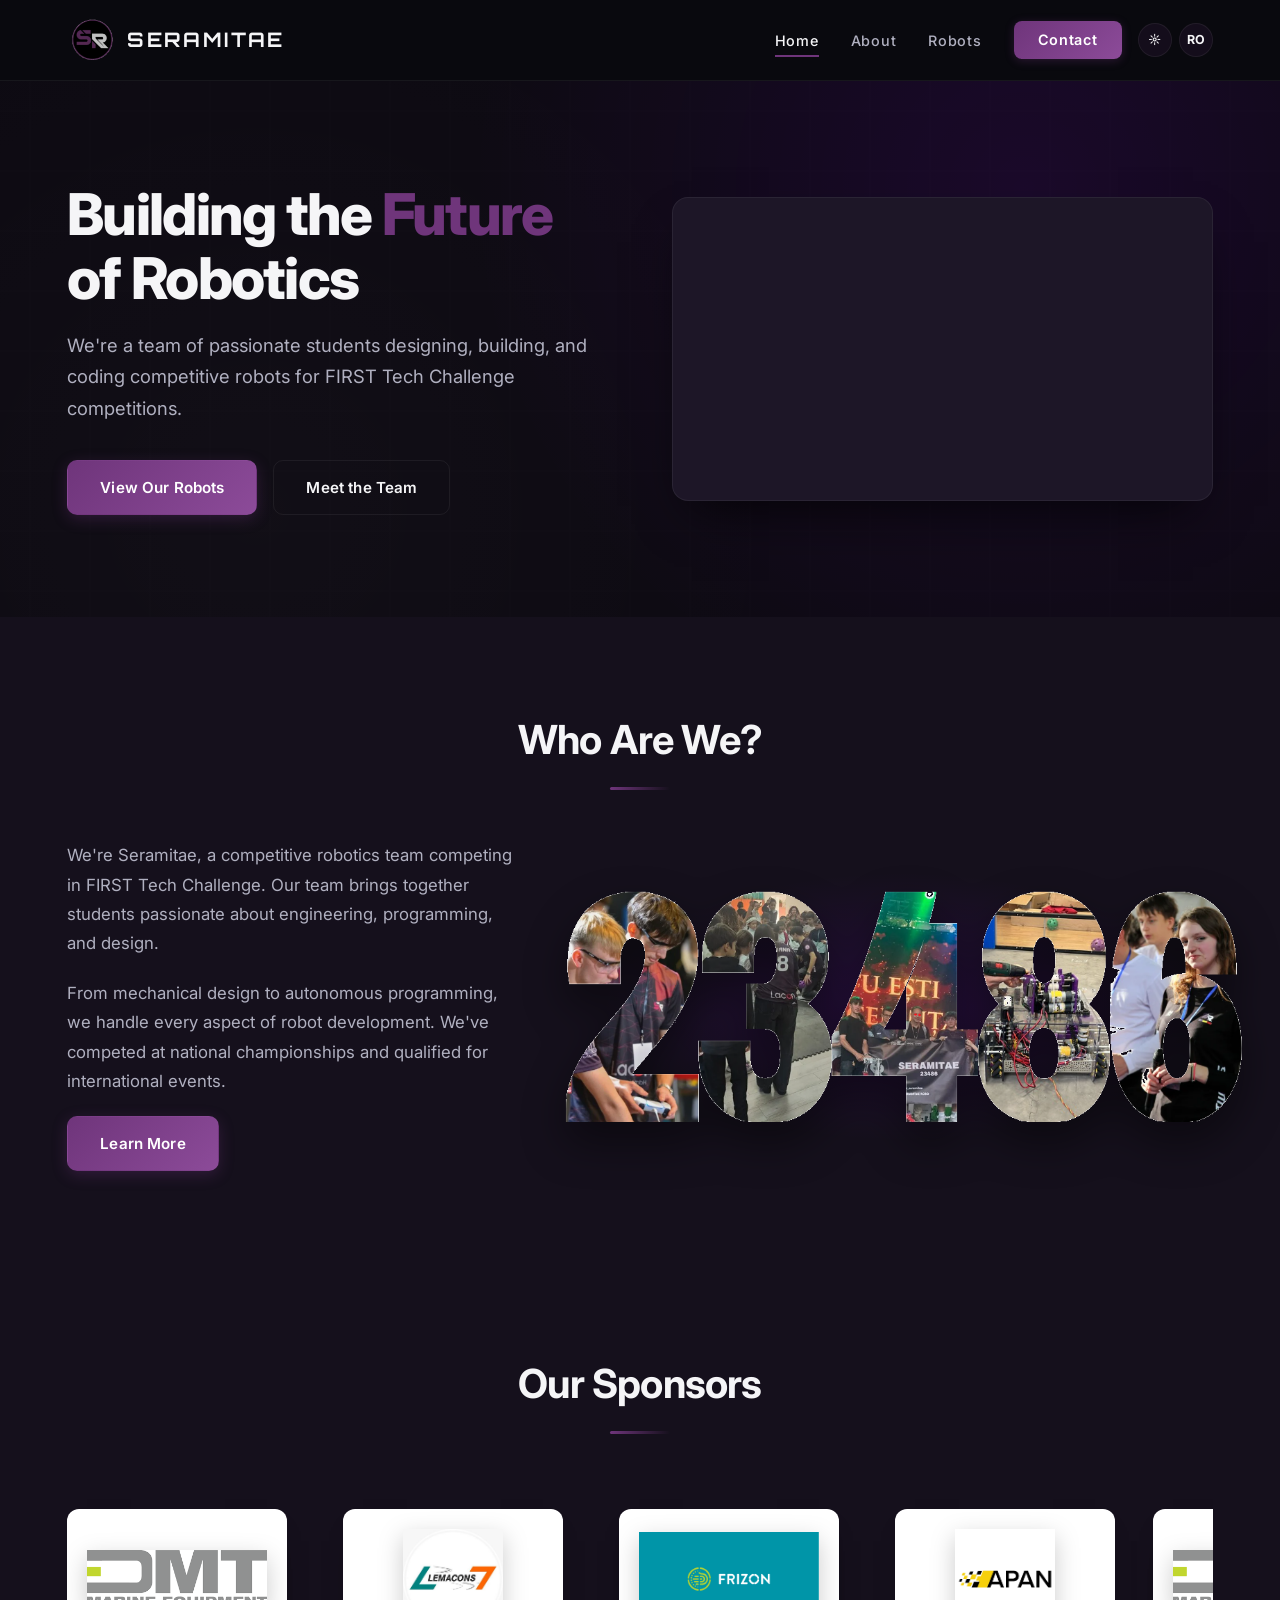
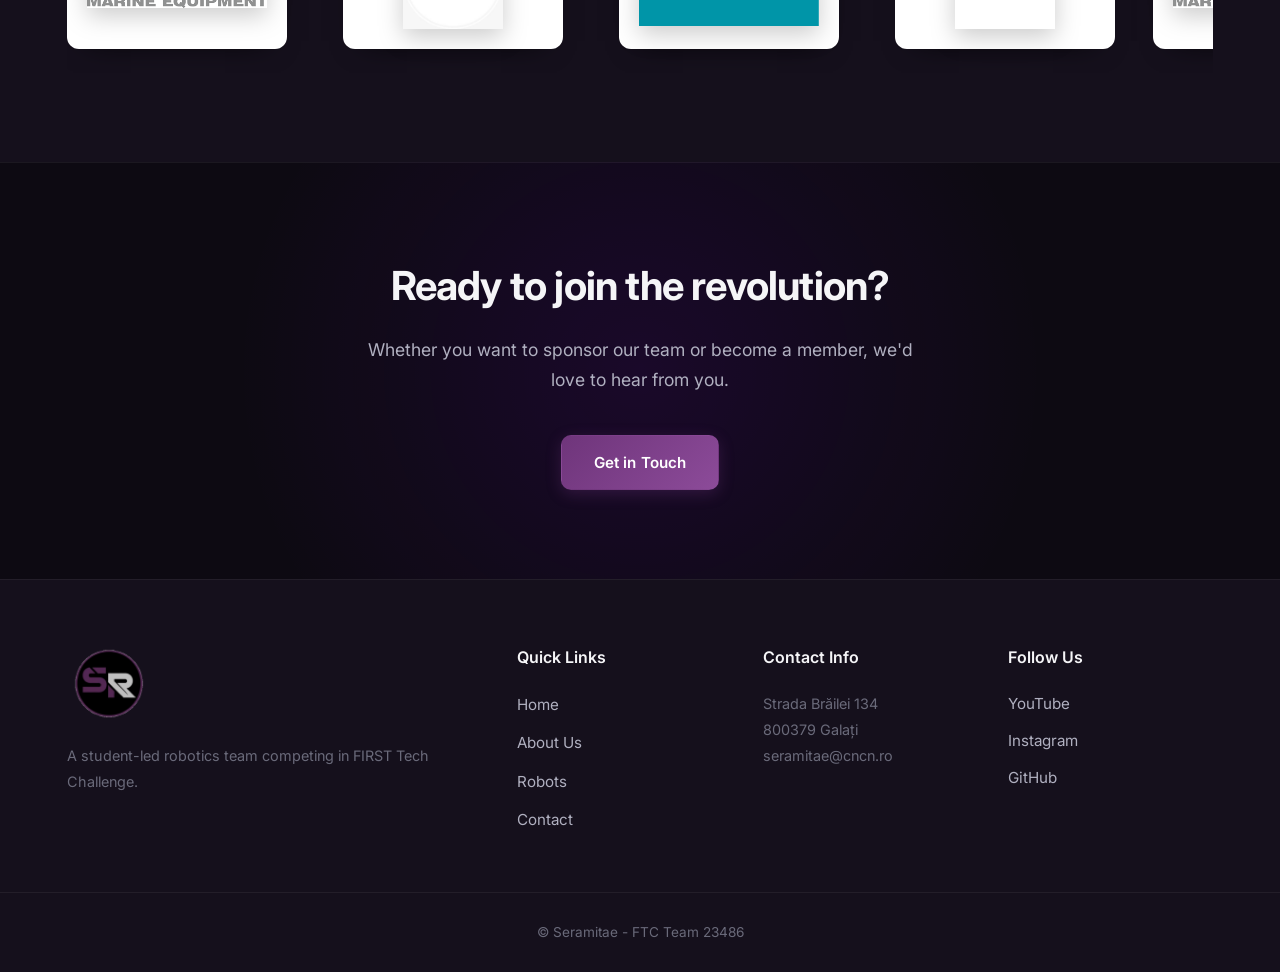
<file: index.html>
<!DOCTYPE html>
<html lang="en">
<head>
    <meta charset="UTF-8">
    <meta name="viewport" content="width=device-width, initial-scale=1.0">
    <meta name="description" content="Seramitae Robotics - Building competitive robots for FIRST Tech Challenge">
    <title>Seramitae Robotics</title>
    <link rel="preconnect" href="https://fonts.googleapis.com">
    <link rel="preconnect" href="https://fonts.gstatic.com" crossorigin>
    <link href="https://fonts.googleapis.com/css2?family=Inter:wght@300;400;500;600;700;800&family=Orbitron:wght@600;700;800&display=swap" rel="stylesheet">
    <link rel="stylesheet" href="css/styles.css">
</head>
<body>
    <header class="header">
        <div class="container header-container">
            <a href="index.html" class="logo">
                <img src="assets/logos/teamlogo.png" alt="Seramitae Robotics logo">
                <span class="brand-name">SERAMITAE</span>
            </a>
            <nav class="nav">
                <ul class="nav-list">
                    <li><a href="index.html" class="nav-link active">Home</a></li>
                    <li><a href="about.html" class="nav-link">About</a></li>
                    <li><a href="robots.html" class="nav-link">Robots</a></li>
                    <li><a href="contact.html" class="nav-link nav-cta">Contact</a></li>
                </ul>
                <div class="site-controls" aria-label="Site preferences">
                    <button class="control-button theme-toggle" type="button" aria-label="Switch to light mode" title="Light mode">☼</button>
                    <button class="control-button language-toggle" type="button" aria-label="Switch language to Romanian">RO</button>
                </div>
                <button class="mobile-menu-btn" aria-label="Toggle menu">
                    <span></span>
                    <span></span>
                    <span></span>
                </button>
            </nav>
        </div>
    </header>

    <main>
        <section class="hero">
            <div class="container hero-container">
                <div class="hero-content fade-in">
                    <h1 class="hero-title"><span>Building the</span> <span class="text-accent">Future</span> <span>of Robotics</span></h1>
                    <p class="hero-subtitle">We're a team of passionate students designing, building, and coding competitive robots for FIRST Tech Challenge competitions.</p>
                    <div class="hero-buttons">
                        <a href="robots.html" class="btn btn-primary">View Our Robots</a>
                        <a href="about.html" class="btn btn-secondary">Meet the Team</a>
                    </div>
                </div>
                <div class="hero-media fade-in">
                    <div class="hero-video">
                        <iframe
                            src="https://www.youtube-nocookie.com/embed/dYU4OGqI3Lc"
                            title="Seramitae video"
                            allow="accelerometer; autoplay; clipboard-write; encrypted-media; gyroscope; picture-in-picture; web-share"
                            allowfullscreen>
                        </iframe>
                    </div>
                </div>
            </div>
        </section>

        <section class="section bg-secondary">
            <div class="container">
                <div class="section-header fade-in">
                    <h2 class="section-title">Who Are We?</h2>
                    <div class="title-underline"></div>
                </div>
                <div class="about-grid">
                    <div class="about-text fade-in">
                        <p>We're Seramitae, a competitive robotics team competing in FIRST Tech Challenge. Our team brings together students passionate about engineering, programming, and design.</p>
                        <p>From mechanical design to autonomous programming, we handle every aspect of robot development. We've competed at national championships and qualified for international events.</p>
                        <a href="about.html" class="btn btn-primary">Learn More</a>
                    </div>
                    <div class="about-image fade-in">
                        <img class="about-team-photo about-team-art" src="assets/images/team-2026-hq.png" alt="Team photo from 2026 season">
                    </div>
                </div>
            </div>
        </section>

        <section class="section bg-secondary">
            <div class="container">
                <div class="section-header fade-in">
                    <h2 class="section-title">Our Sponsors</h2>
                    <div class="title-underline"></div>
                </div>
                <div class="sponsors-marquee fade-in">
                    <div class="sponsors-track">
                        <div class="sponsor-set">
                            <div class="sponsor-card"><img src="assets/logos/dmt.png" alt="DMT Marine Equipment"></div>
                            <div class="sponsor-card"><img src="assets/logos/lemacons.png" alt="Lemacons"></div>
                            <div class="sponsor-card"><img src="assets/logos/frizon.png" alt="Frizon"></div>
                            <div class="sponsor-card"><img src="assets/logos/iapan.png" alt="IAPAN"></div>
                        </div>
                        <div class="sponsor-set" aria-hidden="true">
                            <div class="sponsor-card"><img src="assets/logos/dmt.png" alt=""></div>
                            <div class="sponsor-card"><img src="assets/logos/lemacons.png" alt=""></div>
                            <div class="sponsor-card"><img src="assets/logos/frizon.png" alt=""></div>
                            <div class="sponsor-card"><img src="assets/logos/iapan.png" alt=""></div>
                        </div>
                    </div>
                </div>
            </div>
        </section>

        <section class="cta-section">
            <div class="container fade-in">
                <h2>Ready to join the revolution?</h2>
                <p>Whether you want to sponsor our team or become a member, we'd love to hear from you.</p>
                <a href="contact.html" class="btn btn-primary">Get in Touch</a>
            </div>
        </section>
    </main>

    <footer class="footer">
        <div class="container footer-grid">
            <div class="footer-col">
                <img class="footer-logo" src="assets/logos/teamlogo.png" alt="Seramitae Robotics logo">
                <p class="footer-text">A student-led robotics team competing in FIRST Tech Challenge.</p>
            </div>
            <div class="footer-col">
                <h4>Quick Links</h4>
                <ul class="footer-links">
                    <li><a href="index.html">Home</a></li>
                    <li><a href="about.html">About Us</a></li>
                    <li><a href="robots.html">Robots</a></li>
                    <li><a href="contact.html">Contact</a></li>
                </ul>
            </div>
            <div class="footer-col">
                <h4>Contact Info</h4>
                <p class="footer-text">Strada Brăilei 134<br>800379 Galați<br>seramitae@cncn.ro</p>
            </div>
            <div class="footer-col">
                <h4>Follow Us</h4>
                <div class="social-links">
                    <a href="https://www.youtube.com/@Seramitae-official" class="social-link">YouTube</a>
                    <a href="https://www.instagram.com/clr_seramitae/" class="social-link">Instagram</a>
                    <a href="https://github.com/SERAMITAE" class="social-link">GitHub</a>
                </div>
            </div>
        </div>
        <div class="footer-bottom">
            <p>&copy; Seramitae - FTC Team 23486</p>
        </div>
    </footer>

    <script src="js/main.js"></script>
</body>
</html>
</file>
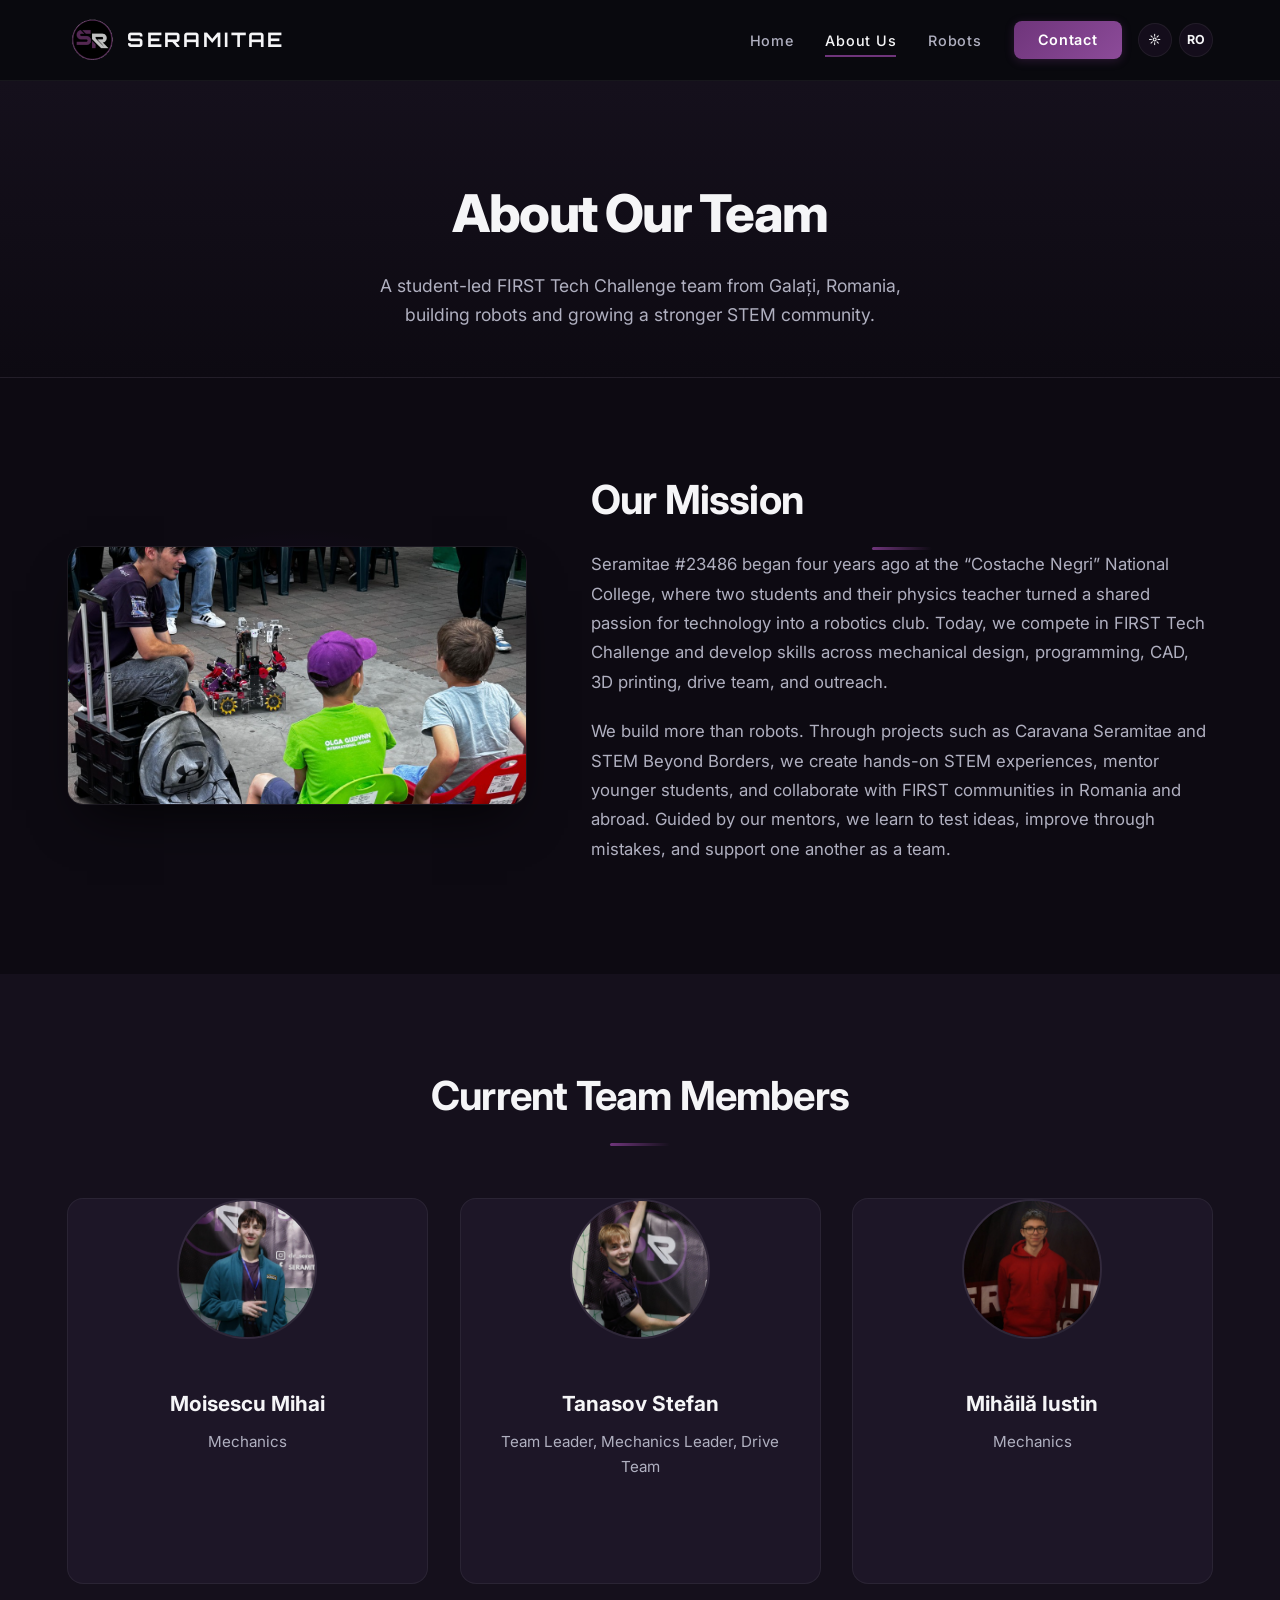
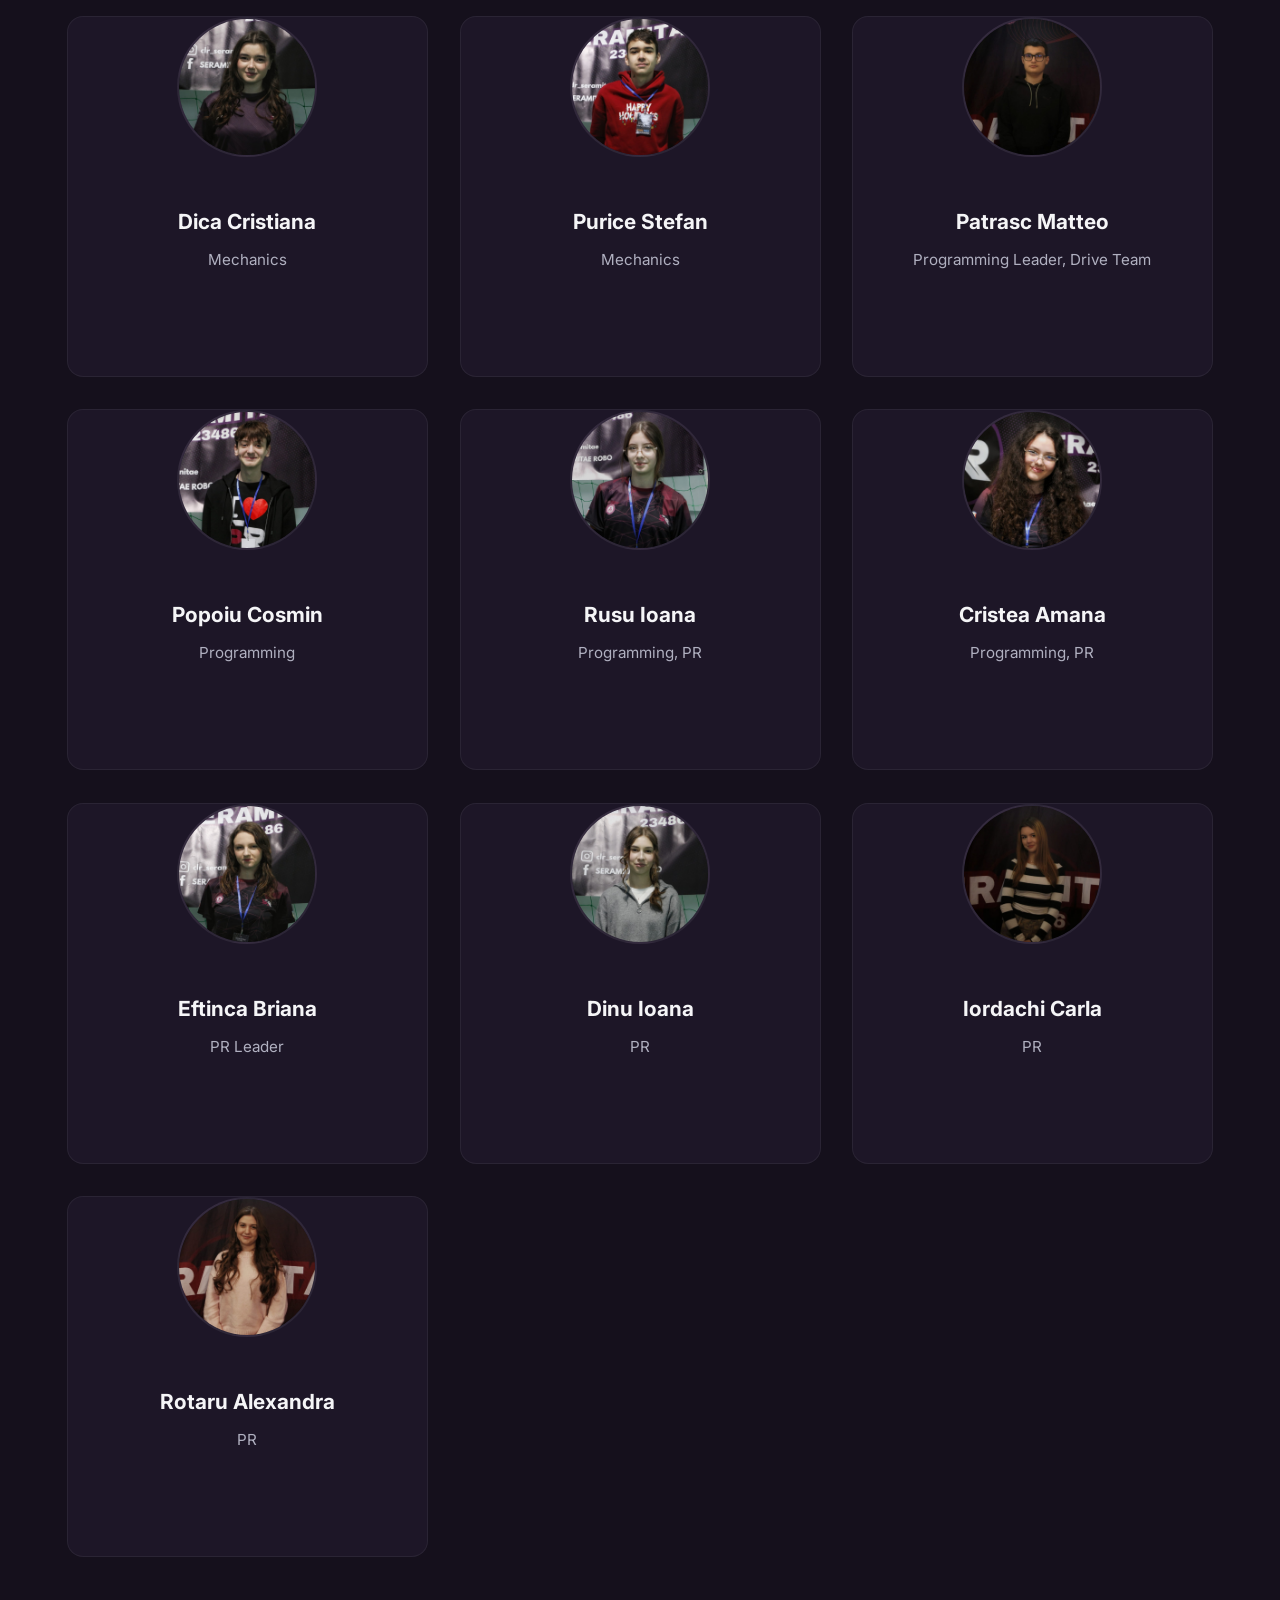
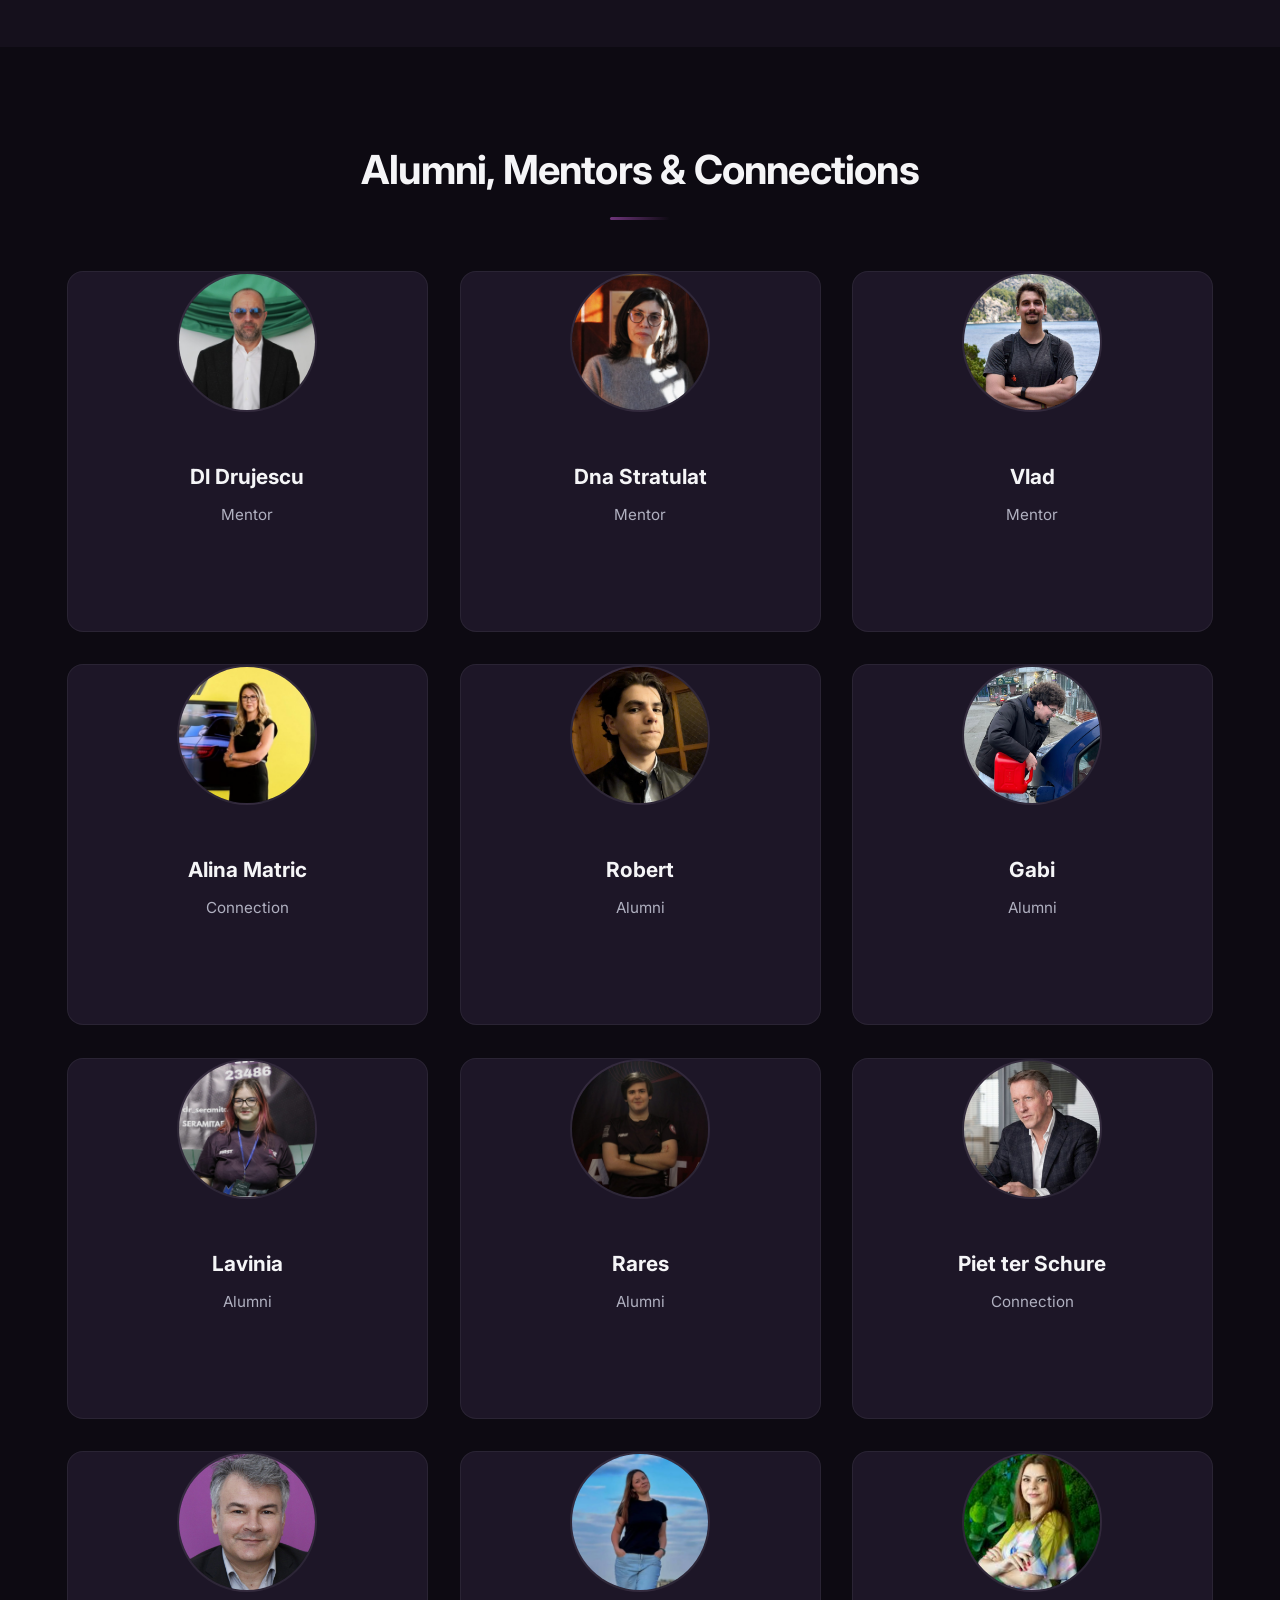
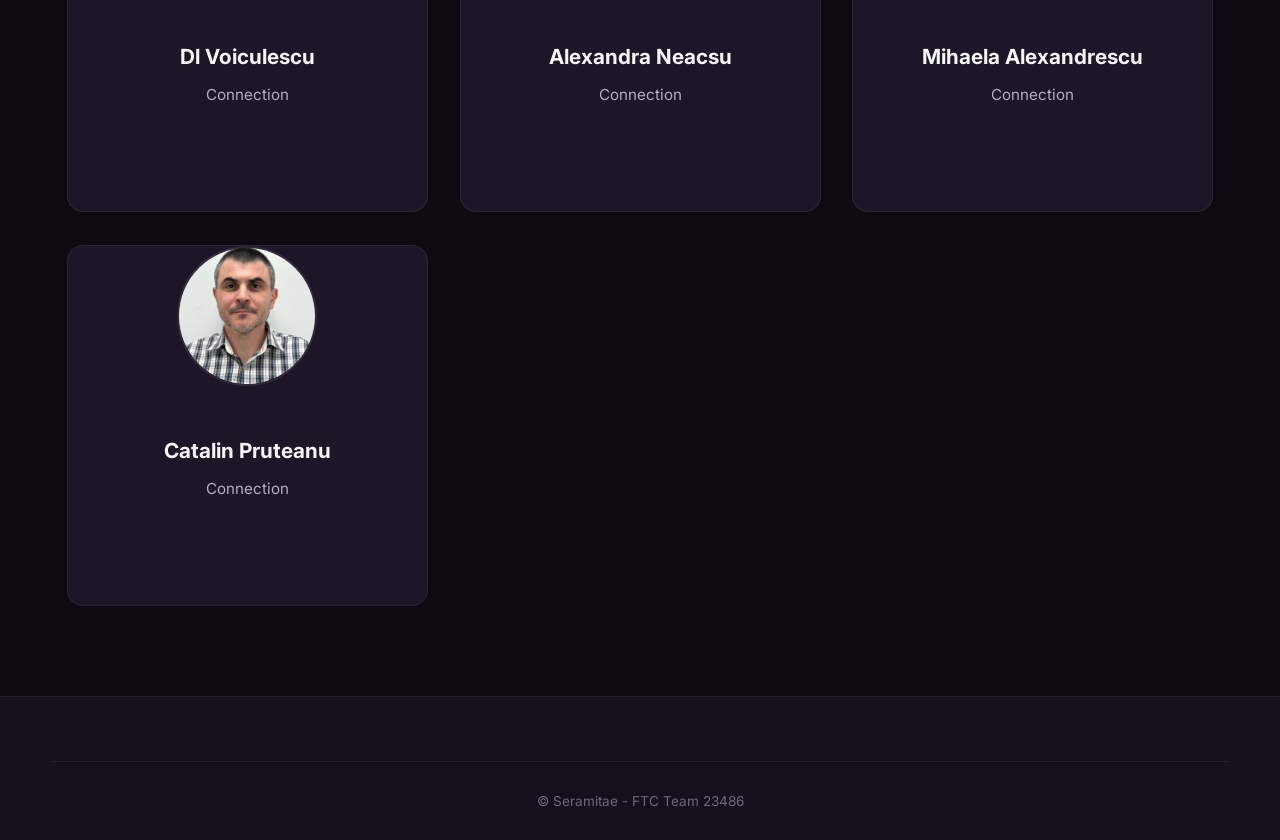
<file: about.html>
<!DOCTYPE html>
<html lang="en">
<head>
    <meta charset="UTF-8">
    <meta name="viewport" content="width=device-width, initial-scale=1.0">
    <title>Robotics Team | About Us</title>
    <link rel="preconnect" href="https://fonts.googleapis.com">
    <link rel="preconnect" href="https://fonts.gstatic.com" crossorigin>
    <link href="https://fonts.googleapis.com/css2?family=Inter:wght@300;400;500;600;700;800&family=Orbitron:wght@600;700;800&display=swap" rel="stylesheet">

    <link rel="stylesheet" href="css/styles.css">
</head>
<body>
    <header class="header">
        <div class="container header-container">
            <a href="index.html" class="logo">
                <img src="assets/logos/teamlogo.png" alt="Seramitae Robotics logo">
                <span class="brand-name">SERAMITAE</span>
            </a>
            <nav class="nav">
                <ul class="nav-list">
                    <li><a href="index.html" class="nav-link">Home</a></li>
                    <li><a href="about.html" class="nav-link active">About Us</a></li>
                    <li><a href="robots.html" class="nav-link">Robots</a></li>
                    <li><a href="contact.html" class="nav-link nav-cta">Contact</a></li>
                </ul>
                <div class="site-controls" aria-label="Site preferences">
                    <button class="control-button theme-toggle" type="button" aria-label="Switch to light mode" title="Light mode">☼</button>
                    <button class="control-button language-toggle" type="button" aria-label="Switch language to Romanian">RO</button>
                </div>
                <button class="mobile-menu-btn" aria-label="Toggle menu">
                    <span></span><span></span><span></span>
                </button>
            </nav>
        </div>
    </header>

    <main>
        <section class="page-hero">
            <div class="container">
                <h1 class="page-title">About Our Team</h1>
                <p class="page-subtitle">A student-led FIRST Tech Challenge team from Galați, Romania, building robots and growing a stronger STEM community.</p>
            </div>
        </section>

        <section class="section">
            <div class="container">
                <div class="about-grid">
                    <div class="about-image fade-in">
                        <img class="about-mission-photo" src="assets/images/our-mission-outreach.png" alt="A Seramitae team member demonstrating a robot to children">
                    </div>
                    <div class="about-text fade-in">
                        <h2 class="section-title">Our Mission</h2>
                        <div class="title-underline"></div>
                        <p>Seramitae #23486 began four years ago at the “Costache Negri” National College, where two students and their physics teacher turned a shared passion for technology into a robotics club. Today, we compete in FIRST Tech Challenge and develop skills across mechanical design, programming, CAD, 3D printing, drive team, and outreach.</p>
                        <p>We build more than robots. Through projects such as Caravana Seramitae and STEM Beyond Borders, we create hands-on STEM experiences, mentor younger students, and collaborate with FIRST communities in Romania and abroad. Guided by our mentors, we learn to test ideas, improve through mistakes, and support one another as a team.</p>
                    </div>
                </div>
            </div>
        </section>

        <!-- CURRENT TEAM MEMBERS -->
        <section class="section bg-secondary">
            <div class="container">
                <div class="section-header fade-in">
                    <h2 class="section-title">Current Team Members</h2>
                    <div class="title-underline"></div>
                </div>
                <div class="team-grid">
                    <!-- Moise -->
                    <div class="card team-card fade-in">
                        <div class="placeholder-box placeholder-avatar"><img src="assets/images/team_photos/mihai_moisescu_cropped.png" alt="Moise Petronel"></div>
                        <div class="card-content">
                            <h3>Moisescu Mihai</h3>
                            <p class="text-accent">Mechanics</p>
                            <p></p>
                        </div>
                    </div>
                    <!-- Stefan -->
                    <div class="card team-card fade-in">
                        <div class="placeholder-box placeholder-avatar"><img src="assets/images/team_photos/stefan_tanasov_cropped.png" alt="Tanasov Stefan"></div>
                        <div class="card-content">
                            <h3>Tanasov Stefan</h3>
                            <p class="text-accent">Team Leader, Mechanics Leader, Drive Team</p>
                            <p></p>
                        </div>
                    </div>
                    <!-- Iustin -->
                    <div class="card team-card fade-in">
                        <div class="placeholder-box placeholder-avatar"><img src="assets/images/team_photos/iustin_mihaila_cropped.png" alt="Mihăilă Iustin"></div>
                        <div class="card-content">
                            <h3>Mihăilă Iustin</h3>
                            <p class="text-accent">Mechanics</p>
                            <p></p>
                        </div>
                    </div>
                    <!-- Cristiana -->
                    <div class="card team-card fade-in">
                        <div class="placeholder-box placeholder-avatar"><img src="assets/images/team_photos/cristiana_dica_cropped.png" alt="Dica Cristiana"></div>
                        <div class="card-content">
                            <h3>Dica Cristiana</h3>
                            <p class="text-accent">Mechanics</p>
                            <p></p>
                        </div>
                    </div>
                    <!-- Purice -->
                    <div class="card team-card fade-in">
                        <div class="placeholder-box placeholder-avatar"><img src="assets/images/team_photos/stefan_purice_cropped.png" alt="Purice Stefan"></div>
                        <div class="card-content">
                            <h3>Purice Stefan</h3>
                            <p class="text-accent">Mechanics</p>
                            <p></p>
                        </div>
                    </div>
                    <!-- Matteo -->
                    <div class="card team-card fade-in">
                        <div class="placeholder-box placeholder-avatar"><img src="assets/images/team_photos/matteo_patrasc_cropped.png" alt="Patrasc Matteo"></div>
                        <div class="card-content">
                            <h3>Patrasc Matteo</h3>
                            <p class="text-accent">Programming Leader, Drive Team</p>
                            <p></p>
                        </div>
                    </div>
                    <!-- Cosmin -->
                    <div class="card team-card fade-in">
                        <div class="placeholder-box placeholder-avatar"><img src="assets/images/team_photos/cosmin_popoiu_cropped.png" alt="Popoiu Cosmin"></div>
                        <div class="card-content">
                            <h3>Popoiu Cosmin</h3>
                            <p class="text-accent">Programming</p>
                            <p></p>
                        </div>
                    </div>
                    <!-- Ioana R -->
                    <div class="card team-card fade-in">
                        <div class="placeholder-box placeholder-avatar"><img src="assets/images/team_photos/ioana_rusu_cropped.png" alt="Rusu Ioana"></div>
                        <div class="card-content">
                            <h3>Rusu Ioana</h3>
                            <p class="text-accent">Programming, PR</p>
                            <p></p>
                        </div>
                    </div>
                    <!-- Amana -->
                    <div class="card team-card fade-in">
                        <div class="placeholder-box placeholder-avatar"><img src="assets/images/team_photos/amana_cristea_cropped.png" alt="Cristea Amana"></div>
                        <div class="card-content">
                            <h3>Cristea Amana</h3>
                            <p class="text-accent">Programming, PR</p>
                            <p></p>
                        </div>
                    </div>
                    <!-- Briana -->
                    <div class="card team-card fade-in">
                        <div class="placeholder-box placeholder-avatar"><img src="assets/images/team_photos/briana_eftinca_cropped.png" alt="Eftinca Briana"></div>
                        <div class="card-content">
                            <h3>Eftinca Briana</h3>
                            <p class="text-accent">PR Leader</p>
                            <p></p>
                        </div>
                    </div>
                    <!-- Ioana D -->
                    <div class="card team-card fade-in">
                        <div class="placeholder-box placeholder-avatar"><img src="assets/images/team_photos/ioana_dinu_cropped.png" alt="Dinu Ioana"></div>
                        <div class="card-content">
                            <h3>Dinu Ioana</h3>
                            <p class="text-accent">PR</p>
                            <p></p>
                        </div>
                    </div>
                    <!-- Carla -->
                    <div class="card team-card fade-in">
                        <div class="placeholder-box placeholder-avatar"><img src="assets/images/team_photos/carla_iordachi_cropped.png" alt="Iordachi Carla"></div>
                        <div class="card-content">
                            <h3>Iordachi Carla</h3>
                            <p class="text-accent">PR</p>
                            <p></p>
                        </div>
                    </div>
                    <!-- Alexandra -->
                    <div class="card team-card fade-in">
                        <div class="placeholder-box placeholder-avatar"><img src="assets/images/team_photos/alexandra_rotaru_cropped.png" alt="Rotaru Alexandra"></div>
                        <div class="card-content">
                            <h3>Rotaru Alexandra</h3>
                            <p class="text-accent">PR</p>
                            <p></p>
                        </div>
                    </div>
                </div>
            </div>
        </section>

        <!-- CATEGORY 2: ALUMNI, MENTORS & SPONSORS -->
        <section class="section">
            <div class="container">
                <div class="section-header fade-in">
                    <h2 class="section-title">Alumni, Mentors & Connections</h2>
                    <div class="title-underline"></div>
                </div>
                <div class="team-grid">
                    <div class="card team-card fade-in">
                        <div class="placeholder-box placeholder-avatar"><img src="assets/images/mentors_alumni_connections/dl_drujescu_cropped.png" alt="Dl Drujescu"></div>
                        <div class="card-content">
                            <h3>Dl Drujescu</h3>
                            <p class="text-accent">Mentor</p>
                            <p></p>
                        </div>
                    </div>
                    <div class="card team-card fade-in">
                        <div class="placeholder-box placeholder-avatar"><img src="assets/images/mentors_alumni_connections/dna_stratulat_cropped.png" alt="Dna Stratulat"></div>
                        <div class="card-content">
                            <h3>Dna Stratulat</h3>
                            <p class="text-accent">Mentor</p>
                            <p></p>
                        </div>
                    </div>
                    <div class="card team-card fade-in">
                        <div class="placeholder-box placeholder-avatar"><img src="assets/images/mentors_alumni_connections/vlad_cropped.png" alt="Vlad"></div>
                        <div class="card-content">
                            <h3>Vlad</h3>
                            <p class="text-accent">Mentor</p>
                            <p></p>
                        </div>
                    </div>
                    <div class="card team-card fade-in">
                        <div class="placeholder-box placeholder-avatar"><img src="assets/images/mentors_alumni_connections/alina_matric_cropped.png" alt="Alina Matric"></div>
                        <div class="card-content">
                            <h3>Alina Matric</h3>
                            <p class="text-accent">Connection</p>
                            <p></p>
                        </div>
                    </div>
                    <div class="card team-card fade-in">
                        <div class="placeholder-box placeholder-avatar"><img src="assets/images/mentors_alumni_connections/robert_cropped.png" alt="Robert"></div>
                        <div class="card-content">
                            <h3>Robert</h3>
                            <p class="text-accent">Alumni</p>
                            <p></p>
                        </div>
                    </div>
                    <div class="card team-card fade-in">
                        <div class="placeholder-box placeholder-avatar"><img src="assets/images/mentors_alumni_connections/gabi_cropped.png" alt="Gabi"></div>
                        <div class="card-content">
                            <h3>Gabi</h3>
                            <p class="text-accent">Alumni</p>
                            <p></p>
                        </div>
                    </div>
                    <div class="card team-card fade-in">
                        <div class="placeholder-box placeholder-avatar"><img src="assets/images/mentors_alumni_connections/lavinia_nicolau_cropped.png" alt="Lavinia"></div>
                        <div class="card-content">
                            <h3>Lavinia</h3>
                            <p class="text-accent">Alumni</p>
                            <p></p>
                        </div>
                    </div>
                    <div class="card team-card fade-in">
                        <div class="placeholder-box placeholder-avatar"><img src="assets/images/mentors_alumni_connections/rares_mihai_cropped.png" alt="Rares"></div>
                        <div class="card-content">
                            <h3>Rares</h3>
                            <p class="text-accent">Alumni</p>
                            <p></p>
                        </div>
                    </div>
                    <div class="card team-card fade-in">
                        <div class="placeholder-box placeholder-avatar"><img src="assets/images/mentors_alumni_connections/piet_ter_schure_cropped.png" alt="Piet ter Schure"></div>
                        <div class="card-content">
                            <h3>Piet ter Schure</h3>
                            <p class="text-accent">Connection</p>
                            <p></p>
                        </div>
                    </div>
                    <div class="card team-card fade-in">
                        <div class="placeholder-box placeholder-avatar"><img src="assets/images/mentors_alumni_connections/dl_voiculescu_cropped.png" alt="Dl Voiculescu"></div>
                        <div class="card-content">
                            <h3>Dl Voiculescu</h3>
                            <p class="text-accent">Connection</p>
                            <p></p>
                        </div>
                    </div>
                    <div class="card team-card fade-in">
                        <div class="placeholder-box placeholder-avatar"><img src="assets/images/mentors_alumni_connections/alexandra_neacsu_cropped.png" alt="Alexandra Neacsu"></div>
                        <div class="card-content">
                            <h3>Alexandra Neacsu</h3>
                            <p class="text-accent">Connection</p>
                            <p></p>
                        </div>
                    </div>
                    <div class="card team-card fade-in">
                        <div class="placeholder-box placeholder-avatar"><img src="assets/images/mentors_alumni_connections/mihaela_alexandrescu_cropped.png" alt="Mihaela Alexandrescu"></div>
                        <div class="card-content">
                            <h3>Mihaela Alexandrescu</h3>
                            <p class="text-accent">Connection</p>
                            <p></p>
                        </div>
                    </div>
                    <div class="card team-card fade-in">
                        <div class="placeholder-box placeholder-avatar"><img src="assets/images/mentors_alumni_connections/catalin_pruteanu.png" alt="Catalin Pruteanu"></div>
                        <div class="card-content">
                            <h3>Catalin Pruteanu</h3>
                            <p class="text-accent">Connection</p>
                            <p></p>
                        </div>
                    </div>
                </div>
            </div>
        </section>
    </main>

    <footer class="footer">
        <div class="container footer-bottom">
            <p>&copy; Seramitae - FTC Team 23486</p>
        </div>
    </footer>
    <script src="js/main.js"></script>
</body>
</html>
</file>
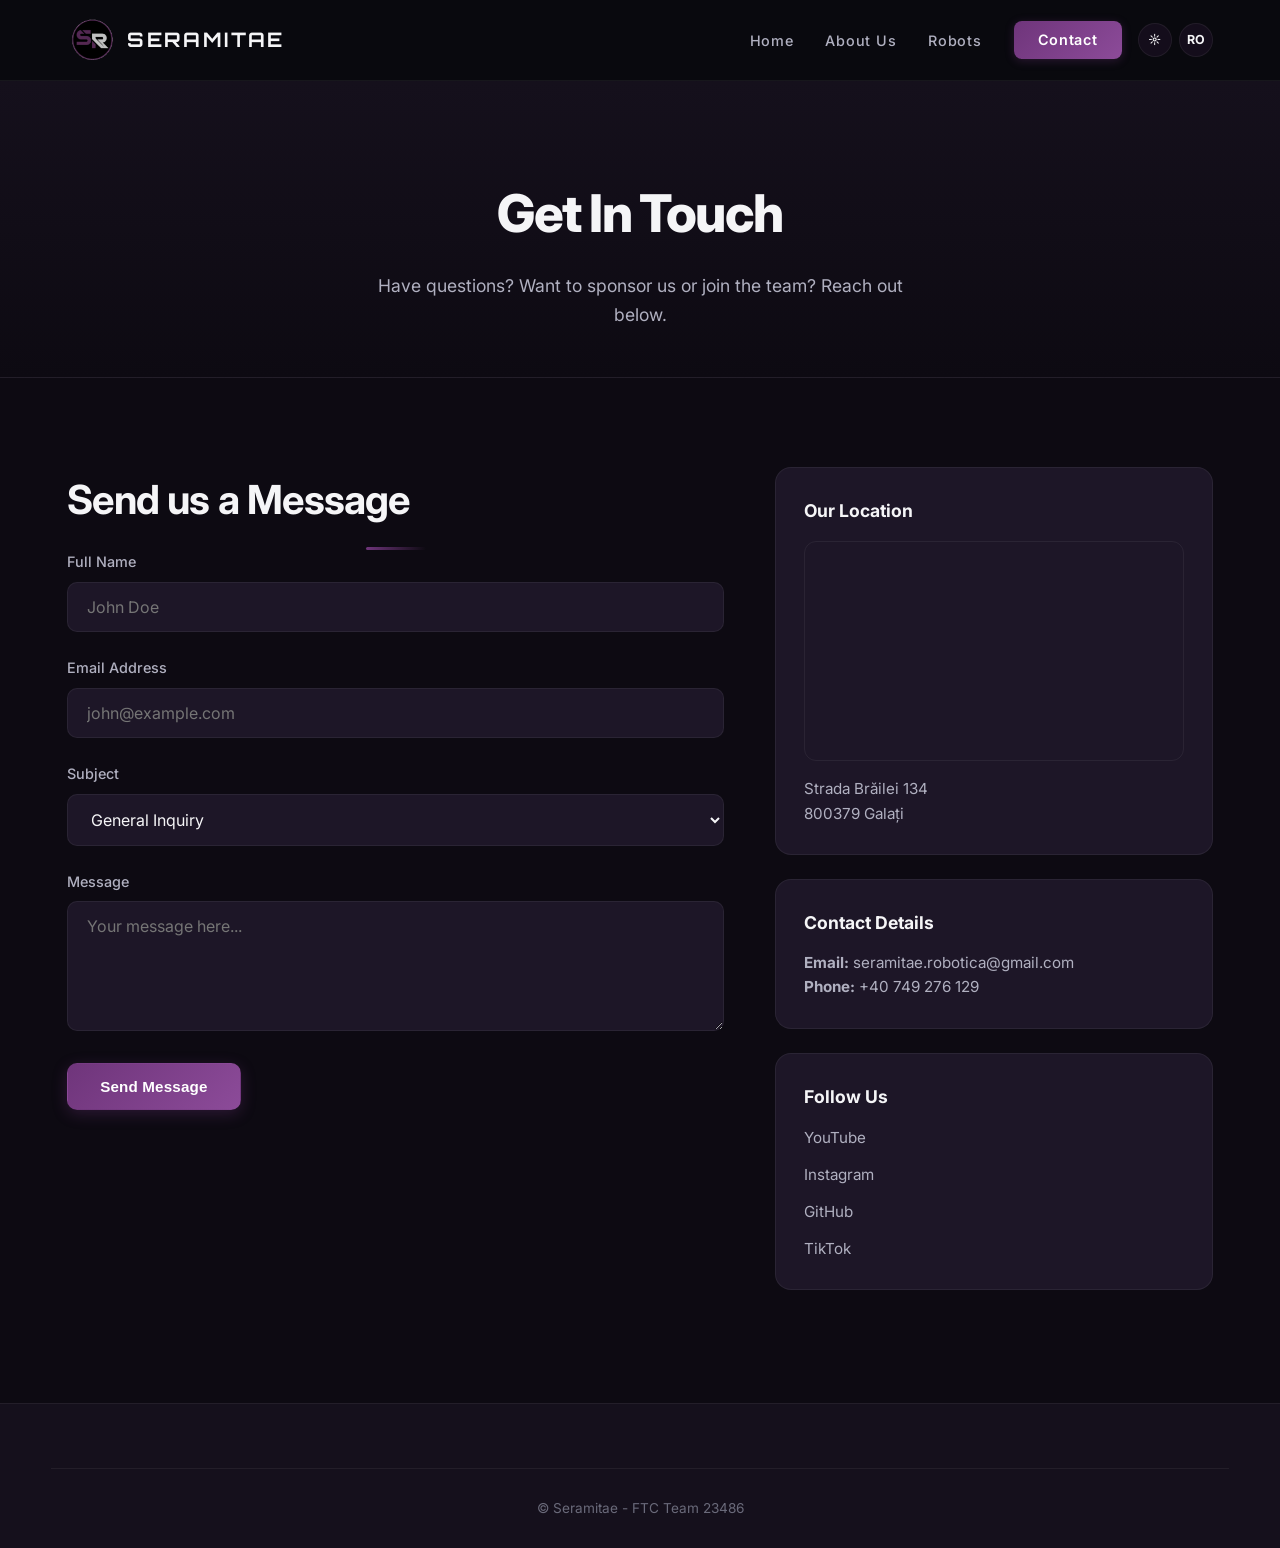
<file: contact.html>
<!DOCTYPE html>
<html lang="en">
<head>
    <meta charset="UTF-8">
    <meta name="viewport" content="width=device-width, initial-scale=1.0">
    <title>Robotics Team | Contact</title>
    <link rel="preconnect" href="https://fonts.googleapis.com">
    <link rel="preconnect" href="https://fonts.gstatic.com" crossorigin>
    <link href="https://fonts.googleapis.com/css2?family=Inter:wght@300;400;500;600;700;800&family=Orbitron:wght@600;700;800&display=swap" rel="stylesheet">
    <link rel="stylesheet" href="css/styles.css">
</head>
<body>
    <header class="header">
        <div class="container header-container">
            <a href="index.html" class="logo">
                <img src="assets/logos/teamlogo.png" alt="Seramitae Robotics logo">
                <span class="brand-name">SERAMITAE</span>
            </a>
            <nav class="nav">
                <ul class="nav-list">
                    <li><a href="index.html" class="nav-link">Home</a></li>
                    <li><a href="about.html" class="nav-link">About Us</a></li>
                    <li><a href="robots.html" class="nav-link">Robots</a></li>
                    <li><a href="contact.html" class="nav-link active nav-cta">Contact</a></li>
                </ul>
                <div class="site-controls" aria-label="Site preferences">
                    <button class="control-button theme-toggle" type="button" aria-label="Switch to light mode" title="Light mode">☼</button>
                    <button class="control-button language-toggle" type="button" aria-label="Switch language to Romanian">RO</button>
                </div>
                <button class="mobile-menu-btn" aria-label="Toggle menu">
                    <span></span><span></span><span></span>
                </button>
            </nav>
        </div>
    </header>

    <main>
        <section class="page-hero">
            <div class="container">
                <h1 class="page-title">Get In Touch</h1>
                <p class="page-subtitle">Have questions? Want to sponsor us or join the team? Reach out below.</p>
            </div>
        </section>

        <section class="section">
            <div class="container contact-grid">
                <!-- Contact Form -->
                <div class="contact-form-wrapper fade-in">
                    <h2 class="section-title">Send us a Message</h2>
                    <div class="title-underline"></div>
                    <form class="contact-form" id="contactForm">
                        <div class="form-group">
                            <label for="name">Full Name</label>
                            <input type="text" id="name" name="name" required placeholder="John Doe">
                        </div>
                        <div class="form-group">
                            <label for="email">Email Address</label>
                            <input type="email" id="email" name="email" required placeholder="john@example.com">
                        </div>
                        <div class="form-group">
                            <label for="subject">Subject</label>
                            <select id="subject" name="subject">
                                <option value="general">General Inquiry</option>
                                <option value="sponsorship">Sponsorship</option>
                                <option value="joining">Joining the Team</option>
                            </select>
                        </div>
                        <div class="form-group">
                            <label for="message">Message</label>
                            <textarea id="message" name="message" rows="5" required placeholder="Your message here..."></textarea>
                        </div>
                        <button type="submit" class="btn btn-primary">Send Message</button>
                    </form>
                </div>

                <!-- Contact Info -->
                <div class="contact-info fade-in">
                    <div class="info-card">
                        <h3>Our Location</h3>
                        <div class="contact-map">
                            <iframe
                                src="https://www.google.com/maps?q=45.4287547,28.0325268&z=17&output=embed"
                                title="Colegiul Național Costache Negri, Galați"
                                loading="lazy"
                                referrerpolicy="no-referrer-when-downgrade">
                            </iframe>
                        </div>
                        <p style="margin-top: 1rem;">Strada Brăilei 134<br>800379 Galați</p>
                    </div>
                    <div class="info-card">
                        <h3>Contact Details</h3>
                        <p><strong>Email:</strong> seramitae.robotica@gmail.com</p>
                        <p><strong>Phone:</strong> +40 749 276 129</p>
                    </div>
                    <div class="info-card">
                        <h3>Follow Us</h3>
                        <div class="social-links" style="margin-top: 0.5rem;">
                            <a href="https://www.youtube.com/@Seramitae-official" class="social-link">YouTube</a>
                            <a href="https://www.instagram.com/clr_seramitae/" class="social-link">Instagram</a>
                            <a href="https://github.com/SERAMITAE" class="social-link">GitHub</a>
                            <a href="https://www.tiktok.com/@seramitae" class="social-link">TikTok</a>
                        </div>
                    </div>
                </div>
            </div>
        </section>
    </main>

    <footer class="footer">
        <div class="container footer-bottom">
            <p>&copy; Seramitae - FTC Team 23486</p>
        </div>
    </footer>

    <!-- Form Handling Script -->
    <script>
        document.getElementById('contactForm').addEventListener('submit', function(event) {
            // 1. Prevent the default form submission (which would just reload the page)
            event.preventDefault();

            // 2. Get values from the form inputs
            const name = document.getElementById('name').value;
            const email = document.getElementById('email').value;
            const subjectType = document.getElementById('subject').value;
            const message = document.getElementById('message').value;

            // 3. Define your pre-established email address here
            const targetEmail = "seramitae.robotica@gmail.com"; // <-- CHANGE THIS TO YOUR EMAIL

            // 4. Construct the subject (Full Name as requested) and email body
            const emailSubject = encodeURIComponent(name);
            const emailBody = encodeURIComponent(
                `From: ${name}\n` +
                `Reply-To: ${email}\n` +
                `Inquiry Type: ${subjectType}\n\n` +
                `Message:\n${message}`
            );

            // 5. Create the Gmail compose URL
            const gmailUrl = `https://mail.google.com/mail/?view=cm&fs=1&to=${targetEmail}&su=${emailSubject}&body=${emailBody}`;

            // 6. Open Gmail in a new tab
            window.open(gmailUrl, '_blank');

            // Optional: Clear the form after opening the email client
            // this.reset();
        });
    </script>

    <script src="js/main.js"></script>
</body>
</html>
</file>
<file: css/styles.css>
/* =========================================
   1. Refined Design System - Less AI, More Human
   ========================================= */
:root {
    /* Deeper, richer palette with more character */
    --bg-primary: #0d0a12;
    --bg-secondary: #15101c;
    --bg-card: #1d1627;
    --bg-tertiary: #291f34;
    
    /* Warmer purple with depth */
    --accent: #6f357b;
    --accent-hover: #8c4b99;
    --accent-glow: rgba(111, 53, 123, 0.32);
    --accent-subtle: rgba(111, 53, 123, 0.12);
    
    /* Natural typography */
    --font-display: 'Orbitron', sans-serif;
    --font-main: 'Inter', system-ui, sans-serif;
    --text-primary: #f5f5f7;
    --text-secondary: #b0b0c0;
    --text-muted: #6a6a7a;
    
    /* Subtle borders */
    --border-subtle: rgba(255, 255, 255, 0.06);
    --border-hover: rgba(139, 0, 255, 0.4);
    
    /* Human-feeling easing */
    --ease-out-expo: cubic-bezier(0.19, 1, 0.22, 1);
    --ease-spring: cubic-bezier(0.34, 1.56, 0.64, 1);
    --transition-smooth: 0.38s var(--ease-out-expo);
    --transition-fast: 0.18s var(--ease-out-expo);
}

* {
    margin: 0;
    padding: 0;
    box-sizing: border-box;
}

html {
    scroll-behavior: smooth;
    scrollbar-width: thin;
    scrollbar-color: var(--bg-tertiary) var(--bg-primary);
    -webkit-tap-highlight-color: transparent;
}

::-webkit-scrollbar { width: 10px; }
::-webkit-scrollbar-track { background: var(--bg-primary); }
::-webkit-scrollbar-thumb {
    background-color: var(--bg-tertiary);
    border-radius: 6px;
    border: 2px solid var(--bg-primary);
}
::-webkit-scrollbar-thumb:hover { background-color: var(--accent); }

body {
    font-family: var(--font-main);
    background-color: var(--bg-primary);
    color: var(--text-primary);
    line-height: 1.65;
    font-size: 16px;
    -webkit-font-smoothing: antialiased;
    -moz-osx-font-smoothing: grayscale;
    overflow-x: hidden;
    transition: background-color var(--transition-smooth), color var(--transition-smooth);
}

body.light-theme {
    --bg-primary: #f7f3f8;
    --bg-secondary: #eee7f0;
    --bg-card: #ffffff;
    --bg-tertiary: #ddd0e1;
    --accent: #693174;
    --accent-hover: #874290;
    --accent-glow: rgba(105, 49, 116, 0.18);
    --accent-subtle: rgba(105, 49, 116, 0.1);
    --text-primary: #221728;
    --text-secondary: #57475f;
    --text-muted: #75677c;
    --border-subtle: rgba(53, 33, 61, 0.12);
    --border-hover: rgba(105, 49, 116, 0.42);
}

a { 
    text-decoration: none; 
    color: inherit; 
    transition: var(--transition-fast);
    cursor: pointer;
}

ul { list-style: none; }
img { 
    max-width: 100%; 
    display: block;
    user-select: none;
}

/* =========================================
   2. Better Utility Classes
   ========================================= */
.container {
    width: 92%;
    max-width: 1200px;
    margin: 0 auto;
    padding: 0 1rem;
}

@media (max-width: 768px) {
    .container {
        width: 95%;
        padding: 0 0.75rem;
    }
}

.section { padding: clamp(3rem, 7vw, 6rem) 0; }
.bg-secondary { background-color: var(--bg-secondary); }
.text-accent { color: var(--accent); }

.section-header {
    text-align: center;
    margin-bottom: clamp(2.5rem, 4vw, 3.5rem);
}

.section-title {
    font-size: clamp(1.75rem, 3.5vw, 2.5rem);
    font-weight: 700;
    letter-spacing: -0.02em;
    margin-bottom: 0.875rem;
}

.title-underline {
    width: 60px;
    height: 3px;
    background: linear-gradient(90deg, var(--accent), transparent);
    margin: 0 auto;
    border-radius: 3px;
}

/* =========================================
   3. Organic Placeholder System
   ========================================= */
.placeholder-box {
    background: linear-gradient(145deg, var(--bg-tertiary) 0%, var(--bg-card) 100%);
    border: 1px solid var(--border-subtle);
    color: var(--text-muted);
    display: flex;
    align-items: center;
    justify-content: center;
    font-weight: 500;
    font-size: 0.9rem;
    letter-spacing: 0.03em;
    border-radius: 12px;
    width: 100%;
    position: relative;
    overflow: hidden;
}

.placeholder-box::before {
    content: '';
    position: absolute;
    top: 0; 
    left: -150%;
    width: 80%; 
    height: 100%;
    background: linear-gradient(90deg, transparent, rgba(255,255,255,0.02), transparent);
    animation: shimmer 4s ease-in-out infinite;
}

@keyframes shimmer { 
    0%, 100% { left: -150%; }
    50% { left: 150%; }
}

.placeholder-logo { height: 48px; width: 160px; }
.placeholder-image { 
    height: 280px;
    aspect-ratio: 16/9;
}
.placeholder-video { 
    height: 400px; 
    border-radius: 16px;
    aspect-ratio: 16/9;
}
.placeholder-avatar { 
    height: 140px; 
    width: 140px; 
    border-radius: 50%; 
    margin: 0 auto 1.25rem; 
    border: 2px solid var(--border-subtle); 
}

/* =========================================
   4. Interactive Elements with Character
   ========================================= */
.btn {
    display: inline-flex;
    align-items: center;
    justify-content: center;
    padding: 0.875rem 2rem;
    border-radius: 10px;
    font-weight: 600;
    font-size: 0.95rem;
    letter-spacing: 0.01em;
    cursor: pointer;
    border: 1px solid transparent;
    transition: all var(--transition-fast);
    touch-action: manipulation;
}

.btn-primary {
    background: linear-gradient(135deg, var(--accent), var(--accent-hover));
    color: #ffffff;
    box-shadow: 0 4px 15px var(--accent-glow);
}

.btn-primary:hover {
    transform: translateY(-2px);
    box-shadow: 0 8px 25px var(--accent-glow);
}

.btn-primary:active {
    transform: translateY(0);
}

.btn-secondary {
    background-color: transparent;
    border-color: var(--border-subtle);
    color: var(--text-primary);
}

.btn-secondary:hover {
    border-color: var(--text-secondary);
    background-color: rgba(255, 255, 255, 0.03);
}

/* =========================================
   5. Refined Header & Navigation
   ========================================= */
.header {
    background: rgba(10, 10, 15, 0.96);
    backdrop-filter: blur(20px);
    -webkit-backdrop-filter: blur(20px);
    position: sticky;
    top: 0;
    z-index: 1000;
    border-bottom: 1px solid var(--border-subtle);
    padding: 1rem 0;
    transition: var(--transition-smooth);
}

body.light-theme .header {
    background: rgba(247, 243, 248, 0.93);
}

.header-container {
    display: flex;
    justify-content: space-between;
    align-items: center;
}

.logo {
    display: inline-flex;
    align-items: center;
    gap: 0.75rem;
}

.logo img, .site-logo {
    width: 48px;
    height: 48px;
    object-fit: contain;
}

.brand-name {
    font-family: var(--font-display);
    color: var(--text-primary);
    font-size: 1.25rem;
    font-weight: 700;
    letter-spacing: 0.12em;
    line-height: 1;
}

.nav-list {
    display: flex;
    gap: 2rem;
    align-items: center;
}

.nav {
    display: flex;
    align-items: center;
    gap: 1rem;
}

.site-controls {
    display: inline-flex;
    align-items: center;
    gap: 0.45rem;
}

.control-button {
    width: 34px;
    height: 34px;
    display: inline-grid;
    place-items: center;
    border: 1px solid var(--border-subtle);
    border-radius: 50%;
    background: var(--accent-subtle);
    color: var(--text-primary);
    font: 700 0.78rem/1 var(--font-main);
    cursor: pointer;
    transition: transform var(--transition-fast), background-color var(--transition-fast), border-color var(--transition-fast);
}

.control-button:hover {
    transform: translateY(-1px);
    background: var(--accent);
    border-color: var(--accent);
    color: #fff;
}

.nav-link {
    font-weight: 500;
    font-size: 0.9rem;
    letter-spacing: 0.05em;
    color: var(--text-secondary);
    position: relative;
    padding: 0.5rem 0;
    transition: color var(--transition-fast);
}

.nav-link:hover, .nav-link.active { 
    color: var(--text-primary);
}

.nav-link::after {
    content: '';
    position: absolute;
    bottom: 0;
    left: 0;
    width: 0%;
    height: 2px;
    background-color: var(--accent);
    transition: width var(--transition-smooth);
}

.nav-link:hover::after, .nav-link.active::after { 
    width: 100%; 
}

.nav-cta {
    background: linear-gradient(135deg, var(--accent), var(--accent-hover));
    color: #ffffff !important;
    padding: 0.65rem 1.5rem;
    border-radius: 8px;
    font-weight: 600;
    box-shadow: 0 2px 10px var(--accent-glow);
}

.nav-cta::after { display: none; }

.nav-cta:hover {
    transform: translateY(-1px);
    box-shadow: 0 4px 15px var(--accent-glow);
}

.mobile-menu-btn {
    display: none;
    flex-direction: column;
    gap: 5px;
    background: none;
    border: none;
    cursor: pointer;
    padding: 8px;
    z-index: 1001;
    touch-action: manipulation;
}

.mobile-menu-btn span {
    display: block;
    width: 26px;
    height: 2.5px;
    background-color: var(--text-primary);
    border-radius: 3px;
    transition: all var(--transition-fast);
    transform-origin: center;
}

/* Mobile Navigation */
@media (max-width: 992px) {
    .nav-list {
        position: fixed;
        top: 0;
        right: -100%;
        width: 85%;
        max-width: 320px;
        height: 100vh;
        background-color: var(--bg-secondary);
        flex-direction: column;
        padding: 5rem 2rem 2rem;
        gap: 1.5rem;
        transition: right var(--transition-smooth);
        border-left: 1px solid var(--border-subtle);
        box-shadow: -15px 0 40px rgba(0,0,0,0.6);
        overflow-y: auto;
    }
    
    .nav-list.active { 
        right: 0; 
    }
    
    .nav-link {
        font-size: 1.1rem;
        padding: 0.75rem 0;
        width: 100%;
    }
    
    .mobile-menu-btn { 
        display: flex; 
    }

    .nav { gap: 0.65rem; }
}

/* =========================================
   6. Hero Section - More Dynamic
   ========================================= */
.hero {
    padding: clamp(4rem, 8vw, 7rem) 0;
    background: 
        radial-gradient(circle at 80% 20%, rgba(139, 0, 255, 0.1) 0%, transparent 50%),
        radial-gradient(circle at 20% 80%, rgba(255, 255, 255, 0.02) 0%, transparent 50%);
    position: relative;
    overflow: hidden;
}

.hero::before {
    content: '';
    position: absolute;
    top: 0;
    left: 0;
    right: 0;
    bottom: 0;
    background: url('data:image/svg+xml,<svg width="60" height="60" xmlns="http://www.w3.org/2000/svg"><path d="M0 0h60v60H0z" fill="none"/><path d="M30 0v60M0 30h60" stroke="rgba(255,255,255,0.01)" stroke-width="1"/></svg>');
    opacity: 0.3;
    pointer-events: none;
}

.hero-container {
    display: grid;
    grid-template-columns: 1fr 1fr;
    gap: clamp(2rem, 5vw, 5rem);
    align-items: center;
    position: relative;
    z-index: 1;
}

.hero-title {
    font-size: clamp(2.25rem, 4.5vw, 3.75rem);
    font-weight: 800;
    line-height: 1.1;
    letter-spacing: -0.03em;
    margin-bottom: 1.25rem;
}

.hero-subtitle {
    font-size: clamp(1rem, 1.5vw, 1.15rem);
    color: var(--text-secondary);
    margin-bottom: 2.25rem;
    max-width: 520px;
    line-height: 1.7;
}

.hero-buttons {
    display: flex;
    gap: 1rem;
    flex-wrap: wrap;
}

.hero-video {
    aspect-ratio: 16 / 9;
    overflow: hidden;
    border: 1px solid var(--border-subtle);
    border-radius: 16px;
    background-color: var(--bg-card);
    box-shadow: 0 25px 50px -20px rgba(0, 0, 0, 0.8);
}

.hero-video iframe {
    width: 100%;
    height: 100%;
    border: 0;
    display: block;
}

/* =========================================
   7. Better Page Heroes
   ========================================= */
.page-hero {
    padding: clamp(4rem, 7vw, 6rem) 0 3rem;
    text-align: center;
    background: linear-gradient(180deg, var(--bg-secondary) 0%, var(--bg-primary) 100%);
    border-bottom: 1px solid var(--border-subtle);
}

.page-title {
    font-size: clamp(2.25rem, 4.5vw, 3.25rem);
    font-weight: 800;
    letter-spacing: -0.03em;
    margin-bottom: 1rem;
}

.page-subtitle {
    color: var(--text-secondary);
    font-size: 1.1rem;
    max-width: 550px;
    margin: 0 auto;
    line-height: 1.6;
}

/* =========================================
   8. Enhanced Grids & Cards
   ========================================= */
.about-grid {
    display: grid;
    grid-template-columns: 0.85fr 1.15fr;
    gap: clamp(2rem, 5vw, 4rem);
    align-items: center;
}

.about-team-photo, .about-img {
    width: 100%;
    height: 400px;
    object-fit: cover;
    border-radius: 16px;
    border: 1px solid var(--border-subtle);
    box-shadow: 0 25px 50px -20px rgba(0, 0, 0, 0.8);
}

.about-mission-photo {
    width: 100%;
    aspect-ratio: 16 / 9;
    object-fit: cover;
    border-radius: 16px;
    border: 1px solid var(--border-subtle);
    box-shadow: 0 25px 50px -20px rgba(0, 0, 0, 0.8);
}

.contact-map {
    height: 220px;
    margin-top: 1rem;
    overflow: hidden;
    border: 1px solid var(--border-subtle);
    border-radius: 12px;
}

.contact-map iframe {
    width: 100%;
    height: 100%;
    border: 0;
    display: block;
}

.about-team-art {
    width: 112%;
    height: auto;
    max-width: none;
    margin-left: -6%;
    aspect-ratio: auto;
    border: 0;
    border-radius: 0;
    box-shadow: none;
    object-fit: contain;
    filter: drop-shadow(0 20px 22px rgba(0, 0, 0, 0.45));
}

.about-image {
    padding: clamp(0.5rem, 2vw, 1.5rem) 0;
    background: radial-gradient(ellipse at center, rgba(139, 0, 255, 0.15), transparent 68%);
}

.about-text p {
    margin-bottom: 1.25rem;
    color: var(--text-secondary);
    font-size: 1.05rem;
    line-height: 1.75;
}

.news-grid, .team-grid, .robots-grid {
    display: grid;
    grid-template-columns: repeat(auto-fit, minmax(300px, 1fr));
    gap: 2rem;
}

.card {
    background-color: var(--bg-card);
    border-radius: 16px;
    overflow: hidden;
    border: 1px solid var(--border-subtle);
    transition: all var(--transition-smooth);
    display: flex;
    flex-direction: column;
    will-change: transform;
}

.card:hover {
    transform: translateY(-8px);
    border-color: var(--border-hover);
    box-shadow: 
        0 25px 50px -15px rgba(0, 0, 0, 0.6),
        0 0 30px var(--accent-glow);
}

.card-content {
    padding: 1.75rem;
    flex-grow: 1;
    display: flex;
    flex-direction: column;
}

.card-content h3 {
    margin-bottom: 0.5rem;
    font-size: 1.3rem;
    font-weight: 700;
}

.card-content p {
    color: var(--text-secondary);
    font-size: 0.95rem;
    margin-bottom: 1.5rem;
    flex-grow: 1;
    line-height: 1.65;
}

.robot-spec {
    display: flex;
    gap: 1.5rem;
    font-size: 0.875rem;
    color: var(--text-muted);
    border-top: 1px solid var(--border-subtle);
    padding-top: 1.25rem;
    margin-top: auto;
}

.team-card {
    text-align: center;
    padding-bottom: 1.75rem;
}

.team-card .card-content {
    align-items: center;
}

/* =========================================
   9. Sponsors with Better Flow
   ========================================= */
.sponsors-marquee {
    width: 100%;
    overflow: hidden;
    padding: 1.5rem 0;
}

.sponsors-track {
    display: flex;
    gap: 3.5rem;
    animation: scroll 40s linear infinite;
    width: max-content;
}

.sponsor-set {
    display: flex;
    gap: 3.5rem;
    align-items: center;
}

@keyframes scroll {
    0% { transform: translateX(0); }
    100% { transform: translateX(-50%); }
}

.sponsor-card {
    flex: 0 0 220px;
    height: 140px;
    display: flex;
    align-items: center;
    justify-content: center;
    padding: 1.25rem;
    background: #ffffff;
    border-radius: 12px;
    box-shadow: 0 12px 28px -20px rgba(0, 0, 0, 0.9);
    transition: transform var(--transition-fast);
}

.sponsor-card:hover {
    transform: scale(1.05);
}

.sponsor-card img {
    width: 100%;
    height: 100%;
    object-fit: contain;
    filter: drop-shadow(0 8px 12px rgba(0, 0, 0, 0.2));
}

@media (max-width: 768px) {
    .sponsors-track { 
        gap: 2.5rem; 
        animation-duration: 30s;
    }
    .sponsor-set { 
        gap: 2.5rem; 
    }
    .sponsor-card { 
        flex-basis: 180px; 
        height: 110px; 
    }
}

.cta-section {
    padding: clamp(4rem, 7vw, 6rem) 0;
    text-align: center;
    background: 
        radial-gradient(circle at center, rgba(139, 0, 255, 0.1) 0%, transparent 60%),
        var(--bg-primary);
    border-top: 1px solid var(--border-subtle);
}

.cta-section h2 {
    font-size: clamp(1.75rem, 3.5vw, 2.5rem);
    font-weight: 700;
    margin-bottom: 1rem;
    letter-spacing: -0.02em;
}

.cta-section p {
    color: var(--text-secondary);
    margin-bottom: 2.5rem;
    max-width: 550px;
    margin-left: auto;
    margin-right: auto;
    font-size: 1.1rem;
    line-height: 1.7;
}

/* =========================================
   10. Contact Form Refinement
   ========================================= */
.contact-grid {
    display: grid;
    grid-template-columns: 1.5fr 1fr;
    gap: clamp(2rem, 4vw, 4rem);
}

.form-group { 
    margin-bottom: 1.5rem; 
}

.form-group label {
    display: block;
    margin-bottom: 0.5rem;
    font-weight: 500;
    font-size: 0.9rem;
    color: var(--text-secondary);
}

.form-group input,
.form-group select,
.form-group textarea {
    width: 100%;
    padding: 0.875rem 1.15rem;
    background-color: var(--bg-card);
    border: 1px solid var(--border-subtle);
    border-radius: 10px;
    color: var(--text-primary);
    font-family: inherit;
    font-size: 1rem;
    transition: all var(--transition-fast);
}

.form-group input:focus,
.form-group select:focus,
.form-group textarea:focus {
    outline: none;
    border-color: var(--accent);
    box-shadow: 0 0 0 4px var(--accent-glow);
}

.form-group textarea {
    resize: vertical;
    min-height: 120px;
}

.info-card {
    background-color: var(--bg-card);
    padding: 1.75rem;
    border-radius: 16px;
    margin-bottom: 1.5rem;
    border: 1px solid var(--border-subtle);
    transition: all var(--transition-smooth);
}

.info-card:hover { 
    border-color: var(--border-hover); 
}

.info-card h3 {
    margin-bottom: 0.875rem;
    color: var(--text-primary);
    font-size: 1.1rem;
}

.info-card p {
    color: var(--text-secondary);
    font-size: 0.95rem;
    line-height: 1.6;
}

/* =========================================
   11. Footer Enhancement
   ========================================= */
.footer {
    background-color: var(--bg-secondary);
    border-top: 1px solid var(--border-subtle);
    padding: 4rem 0 0;
}

.footer-grid {
    display: grid;
    grid-template-columns: 2fr 1fr 1fr 1fr;
    gap: 2.5rem;
    margin-bottom: 3rem;
}

.footer-col h4 {
    margin-bottom: 1.25rem;
    font-size: 1rem;
    font-weight: 600;
    color: var(--text-primary);
}

.footer-logo {
    width: 80px;
    height: 80px;
    object-fit: contain;
    margin-bottom: 1.15rem;
}

.footer-text {
    color: var(--text-muted);
    font-size: 0.9rem;
    line-height: 1.8;
}

.footer-links li { 
    margin-bottom: 0.75rem; 
}

.footer-links a {
    color: var(--text-secondary);
    font-size: 0.95rem;
    transition: color var(--transition-fast);
}

.footer-links a:hover {
    color: var(--accent);
}

.social-links {
    display: flex;
    flex-direction: column;
    gap: 0.75rem;
}

.social-link {
    color: var(--text-secondary);
    font-size: 0.95rem;
    transition: color var(--transition-fast);
}

.social-link:hover { 
    color: var(--accent); 
}

.footer-bottom {
    border-top: 1px solid var(--border-subtle);
    padding: 1.75rem 0;
    text-align: center;
    color: var(--text-muted);
    font-size: 0.85rem;
}

/* =========================================
   12. Better Media Styling
   ========================================= */
.responsive-img {
    max-width: 100%;
    height: auto;
    display: block;
}

.avatar-img {
    width: 140px;
    height: 140px;
    border-radius: 50%;
    object-fit: cover;
    margin: 0 auto 1.25rem auto;
    border: 3px solid var(--border-subtle);
    transition: all var(--transition-smooth);
}

.avatar-img:hover {
    border-color: var(--accent);
    transform: scale(1.05);
}

.robot-img {
    width: 100%;
    height: 250px;
    object-fit: cover;
    border-radius: 16px 16px 0 0;
    transition: transform var(--transition-smooth);
}

.card:hover .robot-img {
    transform: scale(1.05);
}

/* =========================================
   13. Smoother Animations
   ========================================= */
.fade-in {
    opacity: 0;
    transform: translateY(20px);
    transition: 
        opacity 0.65s var(--ease-out-expo), 
        transform 0.65s var(--ease-out-expo);
}

.fade-in.visible {
    opacity: 1;
    transform: translateY(0);
}

/* =========================================
   14. Responsive Design - Better Mobile
   ========================================= */
@media (max-width: 992px) {
    .hero-container, .about-grid, .contact-grid {
        grid-template-columns: 1fr;
        gap: 2.5rem;
    }

    .about-team-art {
        width: 100%;
        margin-left: 0;
    }
    .hero { text-align: center; }
    .hero-subtitle { 
        margin-left: auto; 
        margin-right: auto; 
    }
    .hero-buttons { 
        justify-content: center; 
    }
    .footer-grid { 
        grid-template-columns: 1fr 1fr; 
    }
}

@media (max-width: 768px) {
    .logo img, .site-logo {
        width: 44px;
        height: 44px;
    }
    .logo { 
        gap: 0.6rem; 
    }
    .brand-name { 
        font-size: 1rem; 
    }
    
    .footer-grid {
        grid-template-columns: 1fr;
        text-align: center;
        gap: 2rem;
    }
    
    .social-links { 
        align-items: center; 
    }
    
    .hero-buttons {
        flex-direction: column;
        width: 100%;
    }
    
    .hero-buttons .btn {
        width: 100%;
    }
    
    .robot-specs {
        flex-wrap: wrap;
        gap: 1rem;
    }
}

@media (max-width: 480px) {
    .section-title {
        font-size: 1.5rem;
    }
    
    .page-title {
        font-size: 1.75rem;
    }
    
    .news-grid, .team-grid, .robots-grid {
        grid-template-columns: 1fr;
    }
}
</file>
